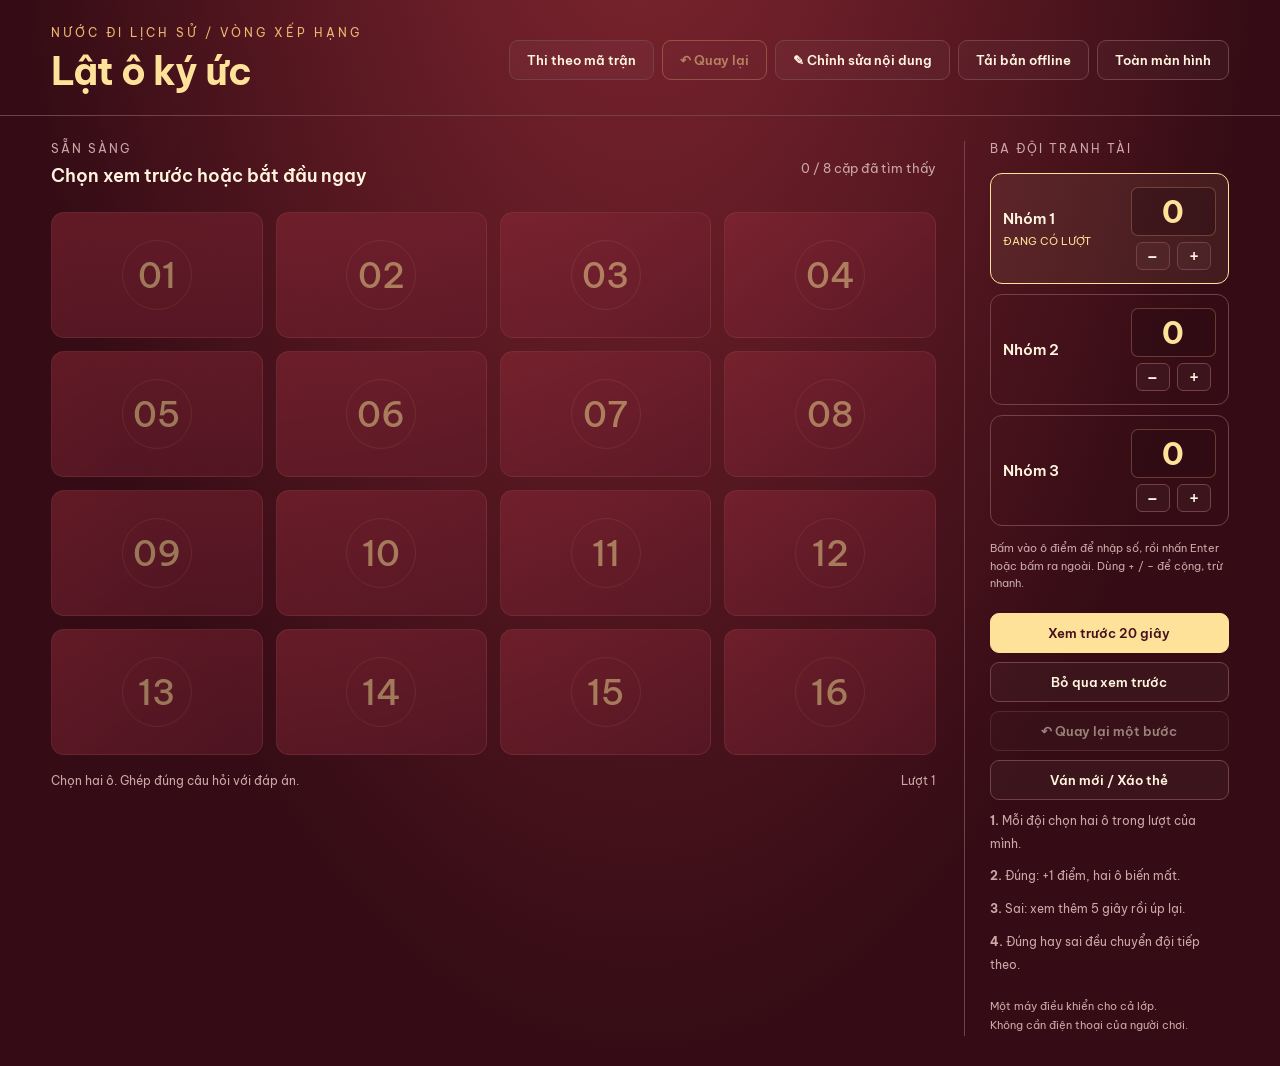
<file: offline/index.html>
<!doctype html><html lang="vi"><head><meta charset="utf-8"><meta name="viewport" content="width=device-width,initial-scale=1"><title>Lật ô ký ức · Nước đi lịch sử</title><link rel="stylesheet" href="styles.css"></head><body><header><div><div class="brand">Nước đi lịch sử / Vòng xếp hạng</div><h1>Lật ô ký ức</h1></div><div class="actions"><a class="btn" href="https://lat-o-ky-uc-lich-su.izukawa.chatgpt.site/online.html" style="text-decoration:none">Thi theo mã trận</a><button class="btn" id="back">↶ Quay lại</button><button class="btn" id="edit">✎ Chỉnh sửa nội dung</button><button class="btn" id="download">Tải bản offline</button><button class="btn" id="full">Toàn màn hình</button></div></header><main class="layout"><section><div class="toolbar"><div><div class="eyebrow" id="phase">Sẵn sàng</div><div class="status" id="status" role="status" aria-live="polite"></div></div><div class="progress" id="progress"></div></div><div id="board" class="board" aria-label="Bàn thẻ tìm cặp"></div><div class="under"><span>Chọn hai ô. Ghép đúng câu hỏi với đáp án.</span><span id="turncount"></span></div></section><aside><div class="eyebrow">Ba đội tranh tài</div><div id="teams" class="teams"></div><div class="scorehint">Bấm vào ô điểm để nhập số, rồi nhấn Enter hoặc bấm ra ngoài. Dùng + / − để cộng, trừ nhanh.</div><div class="sideactions"><button class="btn primary" id="start">Xem trước 20 giây</button><button class="btn" id="skip">Bỏ qua xem trước</button><button class="btn" id="undo">↶ Quay lại một bước</button><button class="btn" id="showresult" hidden>Xem bảng xếp hạng</button><button class="btn" id="restart">Ván mới / Xáo thẻ</button></div><div class="rules"><p><strong>1.</strong> Mỗi đội chọn hai ô trong lượt của mình.</p><p><strong>2.</strong> Đúng: +1 điểm, hai ô biến mất.</p><p><strong>3.</strong> Sai: xem thêm 5 giây rồi úp lại.</p><p><strong>4.</strong> Đúng hay sai đều chuyển đội tiếp theo.</p></div><div class="footer">Một máy điều khiển cho cả lớp.<br>Không cần điện thoại của người chơi.</div></aside></main>
<div class="modal" id="editor" hidden><div class="dialog"><div class="dialoghead"><h2>Chỉnh sửa trò chơi</h2><button class="btn" id="closeedit">Đóng</button></div><p class="help">Mỗi dòng tạo một cặp câu hỏi và đáp án. Mỗi thẻ có thể kèm ảnh riêng. Ảnh xuất hiện khi lật thẻ. Nội dung và ảnh lưu trên trình duyệt này. Xuất tệp cấu hình để chuyển sang máy khác.</p><div class="editteams" id="editteams"></div><div id="pairs"></div><button class="btn" id="add">+ Thêm cặp</button><div class="editteams"><div><label for="previewsec">Thời gian xem trước (giây)</label><input id="previewsec" type="number" min="0" max="120"></div><div><label for="wrongsec">Thời gian xem cặp sai (giây)</label><input id="wrongsec" type="number" min="1" max="20"></div><div><label for="correctsec">Thời gian xem cặp đúng (giây)</label><input id="correctsec" type="number" min="1" max="30" step="1"></div><div><label for="firstteam">Đội đi trước</label><select id="firstteam" style="width:100%;padding:11px;background:#280b13;color:#fff;border:1px solid #75404a;border-radius:7px"><option value="0">Đội 1</option><option value="1">Đội 2</option><option value="2">Đội 3</option></select></div></div><div class="error" id="error"></div><div class="formbottom"><div class="actions"><button class="btn" id="export">Xuất cấu hình</button><button class="btn" id="import">Nhập cấu hình</button><input type="file" id="file" accept="application/json,.json" hidden></div><button class="btn primary" id="save">Lưu và tạo ván mới</button></div></div></div>
<div class="modal" id="result" hidden><div class="dialog results"><div class="eyebrow">Nước đi lịch sử</div><h2>Kết quả vòng xếp hạng</h2><div class="ranking" id="ranking"></div><p class="help" id="tienote"></p><div class="actions" style="justify-content:center"><button class="btn" id="closeresult">Quay lại bàn / Sửa điểm</button><button class="btn primary" id="playagain">Chơi ván mới</button></div></div></div><div class="toast" id="toast" role="status"></div>
<script src="game.js"></script></body></html>
</file>
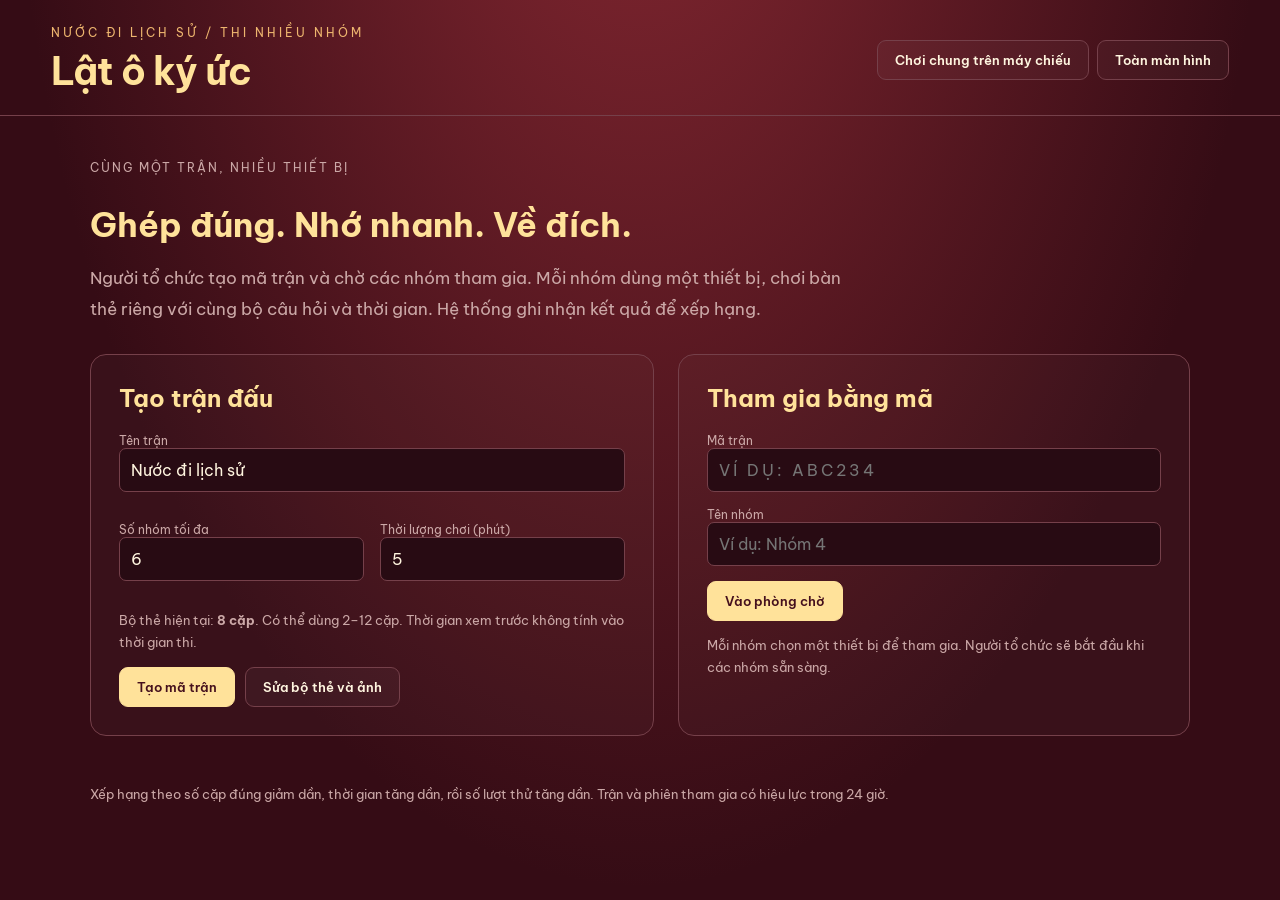
<file: online-separated/index.html>
<!doctype html><html lang="vi"><head><meta charset="utf-8"><meta name="viewport" content="width=device-width,initial-scale=1"><title>Lật ô ký ức · Nước đi lịch sử</title><link rel="stylesheet" href="styles.css"></head><body><header><div><div class="brand">Nước đi lịch sử / Thi nhiều nhóm</div><h1>Lật ô ký ức</h1></div><div class="actions"><a class="btn" href="/game.html">Chơi chung trên máy chiếu</a><button class="btn" id="full">Toàn màn hình</button></div></header><main class="lobby" id="app"></main><div class="toast" id="toast" role="status"></div><script src="online.js"></script></body></html>
</file>
<file: offline/styles.css>
@import url('https://fonts.googleapis.com/css2?family=Be+Vietnam+Pro:wght@400;500;600;700;800&display=swap');
:root{--bg:#350c15;--panel:#4d1420;--gold:#ffe29a;--cream:#fff5df;--muted:#cba8a7;--line:#75404a;--accent:#eeb66f}*{box-sizing:border-box}body{margin:0;background:radial-gradient(ellipse at 50% -35%,#8a2933,transparent 70%),var(--bg);color:var(--cream);font-family:'Be Vietnam Pro',Arial,sans-serif;min-height:100vh}button,input,textarea{font:inherit}button{cursor:pointer}button:disabled{cursor:default;opacity:.5}button:focus-visible,input:focus-visible,textarea:focus-visible{outline:3px solid #7ce2d6;outline-offset:3px}header{padding:25px 4vw 20px;display:flex;justify-content:space-between;align-items:center;border-bottom:1px solid var(--line);gap:20px}.brand{font-size:12px;letter-spacing:3px;color:var(--accent);text-transform:uppercase}h1{font-size:clamp(25px,3vw,42px);margin:7px 0 0;color:var(--gold);letter-spacing:-1px}h2{color:var(--gold)}.actions{display:flex;gap:8px;flex-wrap:wrap}.btn{border:1px solid var(--line);background:#ffffff08;color:var(--cream);padding:11px 17px;border-radius:9px;font-size:13px;font-weight:600}.btn:hover{background:#ffffff14}.primary{background:var(--gold);color:#45101d;border-color:var(--gold)}.primary:hover{background:#fff1c4}.layout{max-width:1600px;margin:auto;padding:25px 4vw 30px;display:grid;grid-template-columns:minmax(0,1fr) 265px;gap:28px}.toolbar{display:flex;justify-content:space-between;align-items:center;gap:12px;margin-bottom:18px}.eyebrow{font-size:12px;letter-spacing:2px;color:var(--muted);text-transform:uppercase}.status{font-size:18px;font-weight:600;margin-top:8px;min-height:30px}.progress{font-size:13px;color:var(--muted);white-space:nowrap}.board{display:grid;grid-template-columns:repeat(4,1fr);gap:13px}.card{position:relative;min-height:clamp(102px,14vh,165px);border:1px solid #bd6c6260;border-radius:13px;background:linear-gradient(145deg,#8e2938,#641b2c);color:var(--gold);padding:16px;transition:transform .18s,background .18s,opacity .4s;font-size:clamp(14px,1.35vw,22px);font-weight:600;line-height:1.5;display:flex;align-items:center;justify-content:center;text-align:center}.card:not(:disabled):hover{transform:translateY(-3px);border-color:var(--gold);background:#953342}.card .num{font-size:35px;font-weight:500;z-index:1}.card .seal{position:absolute;border:1px solid #f3c77935;border-radius:50%;width:70px;height:70px}.card.open{background:var(--cream);color:#4d1722;border-color:var(--cream)}.card.open .corner{position:absolute;top:5px;left:10px;font-size:11px;color:#88555b}.card.gone{visibility:hidden;pointer-events:none}.under{display:flex;justify-content:space-between;margin-top:18px;gap:10px;font-size:12px;color:var(--muted)}aside{border-left:1px solid var(--line);padding-left:25px}.teams{margin:17px 0}.team{padding:17px 15px;margin-bottom:10px;border:1px solid var(--line);border-radius:12px;display:flex;align-items:center;justify-content:space-between;gap:10px}.team.current{background:#ffe29a13;border-color:var(--gold)}.teamname{font-weight:600;font-size:15px;overflow-wrap:anywhere}.turntag{font-size:11px;color:var(--gold);margin-top:6px}.score{font-size:35px;color:var(--gold);font-weight:700}.rules{font-size:12px;line-height:1.9;color:var(--muted)}.rules p{margin:10px 0}.sideactions{display:grid;gap:9px;margin-top:20px}.footer{margin-top:20px;font-size:11px;color:var(--muted);line-height:1.8}.modal{position:fixed;inset:0;z-index:10;background:#14050be8;padding:25px;display:flex;align-items:center;justify-content:center}.modal[hidden]{display:none}.dialog{max-height:92vh;overflow:auto;max-width:900px;width:100%;background:#48141f;border:1px solid var(--line);border-radius:18px;padding:28px}.dialoghead{display:flex;justify-content:space-between;gap:15px;align-items:center}.dialoghead h2{margin:0}.help{font-size:13px;color:var(--muted);line-height:1.7}label{display:block;font-size:12px;color:var(--muted);margin-bottom:6px}input,textarea{width:100%;background:#280b13;border:1px solid var(--line);border-radius:7px;color:var(--cream);padding:11px}textarea{resize:vertical;min-height:72px}.editteams{display:grid;grid-template-columns:repeat(3,1fr);gap:12px;margin:20px 0}.pairrow{display:grid;grid-template-columns:30px 1fr 1fr 35px;gap:9px;align-items:center;margin:10px 0}.pairrow span{color:var(--accent);font-size:13px}.small{padding:7px;font-size:12px}.formbottom{display:flex;justify-content:space-between;gap:12px;flex-wrap:wrap;margin-top:24px}.error{color:#ffb5ad;font-size:13px;min-height:20px}.results{text-align:center}.ranking{display:grid;gap:10px;margin:25px 0}.rank{display:flex;justify-content:space-between;padding:18px;border:1px solid var(--line);border-radius:10px;font-weight:600}.rank:first-child{color:var(--gold);background:#ffe29a10}.toast{position:fixed;bottom:20px;left:50%;transform:translateX(-50%);background:var(--gold);color:#45101d;padding:13px 24px;border-radius:10px;z-index:30;font-size:13px}.toast:empty{display:none}@media(max-width:900px){.layout{grid-template-columns:1fr}aside{border-left:0;padding-left:0}.teams{display:flex;gap:10px}.team{flex:1}.rules{display:none}.sideactions{grid-template-columns:1fr 1fr}header{align-items:flex-start}.card{min-height:115px}.editteams{grid-template-columns:1fr}.pairrow{grid-template-columns:20px 1fr 1fr 30px}}@media(max-width:550px){header{display:block}.actions{margin-top:15px}.layout{padding:20px 15px}.board{gap:8px}.card{padding:10px 5px;font-size:12px;min-height:105px}.toolbar{align-items:flex-start}.status{font-size:15px}.team{padding:10px}.teamname{font-size:12px}.score{font-size:25px}.dialog{padding:18px}.modal{padding:10px}}

.card.open{flex-direction:column;gap:9px;padding:12px 10px;font-size:clamp(12px,1.12vw,18px)}.cardpic{width:100%;height:85px;min-height:65px;border-radius:7px;background-color:#fff8e9;background-repeat:no-repeat;background-position:center;background-size:contain;flex-shrink:0}.cardpic.atlas{width:100px;max-width:100%;background-size:400% 200%}.card.open{min-height:190px}.cardcaption{display:block;line-height:1.4}.pairrow{align-items:start;grid-template-columns:26px 1fr 1fr 35px;padding:13px 0;border-bottom:1px solid var(--line)}.mediaedit{display:flex;flex-direction:column;gap:8px;min-width:0}.mediaedit .cardpic{width:90px;height:70px;min-height:70px}.mediaedit .cardpic.atlas{width:70px}.imagebuttons{display:flex;gap:5px;flex-wrap:wrap}.imagebuttons .btn{padding:6px 8px;font-size:11px}.imgnote{font-size:11px;color:var(--muted)}.imagechoice{display:flex;align-items:center;gap:10px}.mediaedit textarea{min-height:80px}@media(min-width:1200px) and (min-height:850px){.card.open{min-height:210px}.cardpic{height:95px}}@media(max-width:550px){.card.open{min-height:160px}.cardpic{height:60px;min-height:60px}.cardpic.atlas{width:65px}}

.scorecontrols{display:flex;flex-direction:column;align-items:center;gap:6px;flex-shrink:0}.scoreinput{width:85px;padding:4px 2px;text-align:center;font-size:31px;font-weight:700;color:var(--gold);border-color:#b77c5070;background:#280b1360;appearance:textfield}.scoreinput::-webkit-inner-spin-button,.scoreinput::-webkit-outer-spin-button{appearance:none;margin:0}.scoresteps{display:flex;gap:7px}.scorestep{width:34px;height:28px;border:1px solid var(--line);border-radius:6px;color:var(--cream);background:#ffffff08;font-size:20px;line-height:1}.scorestep:hover{border-color:var(--gold)}.scorehint{font-size:11px;color:var(--muted);line-height:1.6;margin-top:-3px;margin-bottom:12px}.team{padding:13px 12px}.teamname{max-width:125px}#back{border-color:#b48663;color:var(--gold)}@media(max-width:550px){.scoreinput{width:62px;font-size:24px}.team{flex-direction:column;align-items:stretch}.scorecontrols{align-self:center}.teamname{max-width:none}.scorestep{width:30px}}
</file>
<file: online-separated/styles.css>
@import url('https://fonts.googleapis.com/css2?family=Be+Vietnam+Pro:wght@400;500;600;700;800&display=swap');
:root{--bg:#350c15;--panel:#4d1420;--gold:#ffe29a;--cream:#fff5df;--muted:#cba8a7;--line:#75404a;--accent:#eeb66f}*{box-sizing:border-box}body{margin:0;background:radial-gradient(ellipse at 50% -35%,#8a2933,transparent 70%),var(--bg);color:var(--cream);font-family:'Be Vietnam Pro',Arial,sans-serif;min-height:100vh}button,input,textarea{font:inherit}button{cursor:pointer}button:disabled{cursor:default;opacity:.5}button:focus-visible,input:focus-visible,textarea:focus-visible{outline:3px solid #7ce2d6;outline-offset:3px}header{padding:25px 4vw 20px;display:flex;justify-content:space-between;align-items:center;border-bottom:1px solid var(--line);gap:20px}.brand{font-size:12px;letter-spacing:3px;color:var(--accent);text-transform:uppercase}h1{font-size:clamp(25px,3vw,42px);margin:7px 0 0;color:var(--gold);letter-spacing:-1px}h2{color:var(--gold)}.actions{display:flex;gap:8px;flex-wrap:wrap}.btn{border:1px solid var(--line);background:#ffffff08;color:var(--cream);padding:11px 17px;border-radius:9px;font-size:13px;font-weight:600}.btn:hover{background:#ffffff14}.primary{background:var(--gold);color:#45101d;border-color:var(--gold)}.primary:hover{background:#fff1c4}.layout{max-width:1600px;margin:auto;padding:25px 4vw 30px;display:grid;grid-template-columns:minmax(0,1fr) 265px;gap:28px}.toolbar{display:flex;justify-content:space-between;align-items:center;gap:12px;margin-bottom:18px}.eyebrow{font-size:12px;letter-spacing:2px;color:var(--muted);text-transform:uppercase}.status{font-size:18px;font-weight:600;margin-top:8px;min-height:30px}.progress{font-size:13px;color:var(--muted);white-space:nowrap}.board{display:grid;grid-template-columns:repeat(4,1fr);gap:13px}.card{position:relative;min-height:clamp(102px,14vh,165px);border:1px solid #bd6c6260;border-radius:13px;background:linear-gradient(145deg,#8e2938,#641b2c);color:var(--gold);padding:16px;transition:transform .18s,background .18s,opacity .4s;font-size:clamp(14px,1.35vw,22px);font-weight:600;line-height:1.5;display:flex;align-items:center;justify-content:center;text-align:center}.card:not(:disabled):hover{transform:translateY(-3px);border-color:var(--gold);background:#953342}.card .num{font-size:35px;font-weight:500;z-index:1}.card .seal{position:absolute;border:1px solid #f3c77935;border-radius:50%;width:70px;height:70px}.card.open{background:var(--cream);color:#4d1722;border-color:var(--cream)}.card.open .corner{position:absolute;top:5px;left:10px;font-size:11px;color:#88555b}.card.gone{visibility:hidden;pointer-events:none}.under{display:flex;justify-content:space-between;margin-top:18px;gap:10px;font-size:12px;color:var(--muted)}aside{border-left:1px solid var(--line);padding-left:25px}.teams{margin:17px 0}.team{padding:17px 15px;margin-bottom:10px;border:1px solid var(--line);border-radius:12px;display:flex;align-items:center;justify-content:space-between;gap:10px}.team.current{background:#ffe29a13;border-color:var(--gold)}.teamname{font-weight:600;font-size:15px;overflow-wrap:anywhere}.turntag{font-size:11px;color:var(--gold);margin-top:6px}.score{font-size:35px;color:var(--gold);font-weight:700}.rules{font-size:12px;line-height:1.9;color:var(--muted)}.rules p{margin:10px 0}.sideactions{display:grid;gap:9px;margin-top:20px}.footer{margin-top:20px;font-size:11px;color:var(--muted);line-height:1.8}.modal{position:fixed;inset:0;z-index:10;background:#14050be8;padding:25px;display:flex;align-items:center;justify-content:center}.modal[hidden]{display:none}.dialog{max-height:92vh;overflow:auto;max-width:900px;width:100%;background:#48141f;border:1px solid var(--line);border-radius:18px;padding:28px}.dialoghead{display:flex;justify-content:space-between;gap:15px;align-items:center}.dialoghead h2{margin:0}.help{font-size:13px;color:var(--muted);line-height:1.7}label{display:block;font-size:12px;color:var(--muted);margin-bottom:6px}input,textarea{width:100%;background:#280b13;border:1px solid var(--line);border-radius:7px;color:var(--cream);padding:11px}textarea{resize:vertical;min-height:72px}.editteams{display:grid;grid-template-columns:repeat(3,1fr);gap:12px;margin:20px 0}.pairrow{display:grid;grid-template-columns:30px 1fr 1fr 35px;gap:9px;align-items:center;margin:10px 0}.pairrow span{color:var(--accent);font-size:13px}.small{padding:7px;font-size:12px}.formbottom{display:flex;justify-content:space-between;gap:12px;flex-wrap:wrap;margin-top:24px}.error{color:#ffb5ad;font-size:13px;min-height:20px}.results{text-align:center}.ranking{display:grid;gap:10px;margin:25px 0}.rank{display:flex;justify-content:space-between;padding:18px;border:1px solid var(--line);border-radius:10px;font-weight:600}.rank:first-child{color:var(--gold);background:#ffe29a10}.toast{position:fixed;bottom:20px;left:50%;transform:translateX(-50%);background:var(--gold);color:#45101d;padding:13px 24px;border-radius:10px;z-index:30;font-size:13px}.toast:empty{display:none}@media(max-width:900px){.layout{grid-template-columns:1fr}aside{border-left:0;padding-left:0}.teams{display:flex;gap:10px}.team{flex:1}.rules{display:none}.sideactions{grid-template-columns:1fr 1fr}header{align-items:flex-start}.card{min-height:115px}.editteams{grid-template-columns:1fr}.pairrow{grid-template-columns:20px 1fr 1fr 30px}}@media(max-width:550px){header{display:block}.actions{margin-top:15px}.layout{padding:20px 15px}.board{gap:8px}.card{padding:10px 5px;font-size:12px;min-height:105px}.toolbar{align-items:flex-start}.status{font-size:15px}.team{padding:10px}.teamname{font-size:12px}.score{font-size:25px}.dialog{padding:18px}.modal{padding:10px}}

.card.open{flex-direction:column;gap:9px;padding:12px 10px;font-size:clamp(12px,1.12vw,18px)}.cardpic{width:100%;height:85px;min-height:65px;border-radius:7px;background-color:#fff8e9;background-repeat:no-repeat;background-position:center;background-size:contain;flex-shrink:0}.cardpic.atlas{width:100px;max-width:100%;background-size:400% 200%}.card.open{min-height:190px}.cardcaption{display:block;line-height:1.4}.pairrow{align-items:start;grid-template-columns:26px 1fr 1fr 35px;padding:13px 0;border-bottom:1px solid var(--line)}.mediaedit{display:flex;flex-direction:column;gap:8px;min-width:0}.mediaedit .cardpic{width:90px;height:70px;min-height:70px}.mediaedit .cardpic.atlas{width:70px}.imagebuttons{display:flex;gap:5px;flex-wrap:wrap}.imagebuttons .btn{padding:6px 8px;font-size:11px}.imgnote{font-size:11px;color:var(--muted)}.imagechoice{display:flex;align-items:center;gap:10px}.mediaedit textarea{min-height:80px}@media(min-width:1200px) and (min-height:850px){.card.open{min-height:210px}.cardpic{height:95px}}@media(max-width:550px){.card.open{min-height:160px}.cardpic{height:60px;min-height:60px}.cardpic.atlas{width:65px}}

.scorecontrols{display:flex;flex-direction:column;align-items:center;gap:6px;flex-shrink:0}.scoreinput{width:85px;padding:4px 2px;text-align:center;font-size:31px;font-weight:700;color:var(--gold);border-color:#b77c5070;background:#280b1360;appearance:textfield}.scoreinput::-webkit-inner-spin-button,.scoreinput::-webkit-outer-spin-button{appearance:none;margin:0}.scoresteps{display:flex;gap:7px}.scorestep{width:34px;height:28px;border:1px solid var(--line);border-radius:6px;color:var(--cream);background:#ffffff08;font-size:20px;line-height:1}.scorestep:hover{border-color:var(--gold)}.scorehint{font-size:11px;color:var(--muted);line-height:1.6;margin-top:-3px;margin-bottom:12px}.team{padding:13px 12px}.teamname{max-width:125px}#back{border-color:#b48663;color:var(--gold)}@media(max-width:550px){.scoreinput{width:62px;font-size:24px}.team{flex-direction:column;align-items:stretch}.scorecontrols{align-self:center}.teamname{max-width:none}.scorestep{width:30px}}


.lobby{max-width:1160px;margin:0 auto;padding:44px 30px}.intro{max-width:780px;font-size:17px;line-height:1.8;color:var(--muted)}.modegrid{display:grid;grid-template-columns:1.1fr 1fr;gap:24px;margin-top:30px}.mode{padding:28px;background:#ffffff05;border:1px solid var(--line);border-radius:16px}.mode h2{margin-top:0;font-size:24px}.field{margin:15px 0}.fieldgrid{display:grid;grid-template-columns:1fr 1fr;gap:16px}.field input{font-size:16px}a.btn{text-decoration:none;display:inline-block;text-align:center}.roomcode{font-size:clamp(40px,6vw,72px);font-weight:800;letter-spacing:8px;color:var(--gold);margin:12px 0}.roomhead{display:flex;align-items:center;justify-content:space-between;gap:25px;margin:15px 0 25px}.timerbox{text-align:right}.clock{font-size:42px;font-weight:700;font-variant-numeric:tabular-nums;color:var(--gold)}.leader{width:100%;border-collapse:collapse;margin:20px 0}.leader th,.leader td{padding:14px 12px;border-bottom:1px solid var(--line);text-align:left;font-size:14px}.leader th{color:var(--muted);font-size:12px}.leader .me{background:#ffe29a12}.leader td:first-child{color:var(--gold)}.notice{padding:15px 18px;border:1px solid var(--line);border-radius:9px;font-size:14px;color:var(--gold);line-height:1.7;margin-top:18px}.roomactions{display:flex;gap:10px;flex-wrap:wrap}.onlineboard{max-width:1100px;margin:auto}.gameheader{display:flex;justify-content:space-between;align-items:center;gap:15px;margin:15px 0}.errorline{color:#ffb8af;font-size:13px;line-height:1.6;min-height:22px;margin:12px 0}.board .card{min-height:155px}.board .card.open{min-height:155px;font-size:15px}.board .cardpic{height:65px;min-height:65px}.board .cardpic.atlas{width:75px}.smallclock{font-size:27px}.shareinput{max-width:700px;font-size:13px;margin-bottom:12px}.gamepanels{display:grid;grid-template-columns:minmax(0,1fr) 290px;gap:24px}.gamepanels .leader th,.gamepanels .leader td{padding:10px 7px;font-size:12px}.gamepanels .leader{margin-top:5px}.navback{font-size:13px;color:var(--muted)}.empty{padding:35px;color:var(--muted);text-align:center}.summary{display:flex;gap:25px;align-items:center;flex-wrap:wrap}.summary strong{font-size:25px;color:var(--gold)}.badge{color:var(--gold)}@media(max-width:950px){.gamepanels{grid-template-columns:1fr}.modegrid{grid-template-columns:1fr}.roomhead{align-items:flex-start}}@media(max-width:550px){.lobby{padding:25px 14px}.mode{padding:20px}.fieldgrid{grid-template-columns:1fr}.roomcode{letter-spacing:4px;font-size:38px}.clock{font-size:30px}.leader th,.leader td{padding:10px 5px;font-size:12px}.board .card{min-height:140px}.board .card.open{min-height:140px;font-size:11px}.roomhead{display:block}.timerbox{text-align:left}.board .cardpic{height:48px;min-height:48px}.board .cardpic.atlas{width:55px}}
</file>
